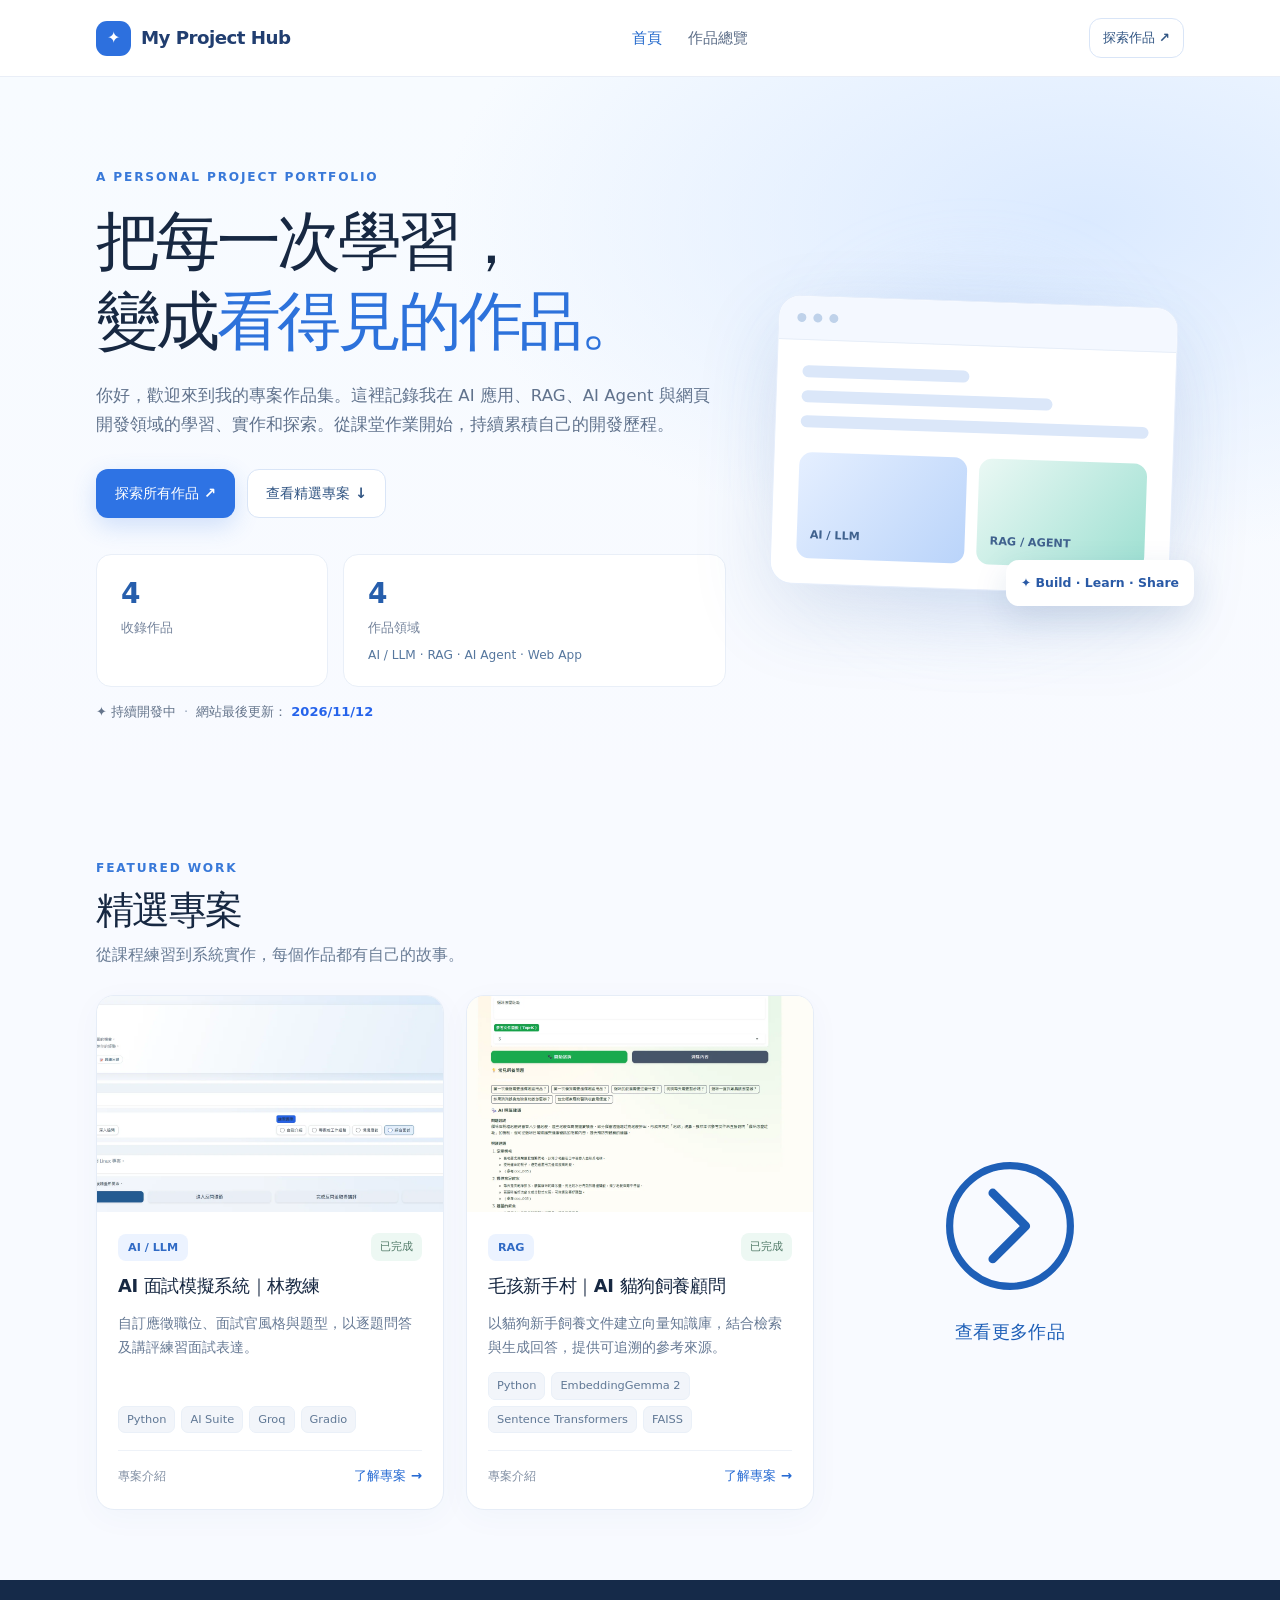
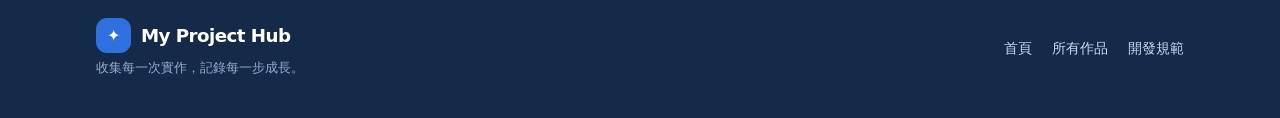
<file: index.html>
<!doctype html><html lang="zh-Hant"><head><meta charset="UTF-8"><meta name="viewport" content="width=device-width,initial-scale=1"><meta name="theme-color" content="#f8faff"><meta name="description" content="展示 AI、RAG、AI Agent 與 Web App 課程作品，持續更新的個人專案作品集。"><title>My Project Hub｜個人專案作品展示平台</title><link rel="stylesheet" href="css/style.css"></head><body><header class="site-header"><div class="container nav-content"><a class="brand" href="index.html"><span class="brand-icon">✦</span> My Project Hub</a><nav id="main-nav" class="nav-links" aria-label="主要導覽"><a href="index.html" aria-current="page" class="active">首頁</a><a href="projects.html" >作品總覽</a></nav><div class="nav-actions"><a class="btn btn-secondary btn-small" href="projects.html">探索作品 ↗</a><button class="menu-toggle" type="button" aria-controls="main-nav" aria-expanded="false" aria-label="開啟或收合選單">☰</button></div></div></header>
<section class="hero"><div class="container hero-grid"><div><div class="eyebrow">A PERSONAL PROJECT PORTFOLIO</div><h1>把每一次學習，<br>變成<span>看得見的作品。</span></h1><p>你好，歡迎來到我的專案作品集。這裡記錄我在 AI 應用、RAG、AI Agent 與網頁開發領域的學習、實作和探索。從課堂作業開始，持續累積自己的開發歷程。</p><div class="hero-actions"><a class="btn btn-primary" href="projects.html">探索所有作品 ↗</a><a class="btn btn-secondary" href="#featured">查看精選專案 ↓</a></div><div class="stats-row"><div class="stat"><strong id="project-count">—</strong><span>收錄作品</span></div><div class="stat stat-categories"><strong id="category-count">—</strong><span>作品領域</span><small id="category-list" class="category-list">載入領域中…</small></div></div><div class="site-update-info">
    <span>✦ 持續開發中</span>
    <span class="update-separator">·</span>
    <span>
        網站最後更新：
        <strong id="last-updated">載入中...</strong>
    </span>
</div></div><div class="hero-visual" aria-hidden="true"><div class="window-card"><div class="window-top"><span class="dot"></span><span class="dot"></span><span class="dot"></span></div><div class="window-content"><div class="mock-line short"></div><div class="mock-line mid"></div><div class="mock-line"></div><div class="mock-card-row"><div class="mock-card"><span>AI / LLM</span></div><div class="mock-card"><span>RAG / AGENT</span></div></div></div></div><div class="float-chip">✦ Build · Learn · Share</div></div></div></section>
<section class="section" id="featured"><div class="container"><div class="section-heading"><div><div class="eyebrow">FEATURED WORK</div><h2>精選專案</h2><p>從課程練習到系統實作，每個作品都有自己的故事。</p></div></div><div class="cards-grid" id="featured-projects"><p class="loading">正在載入作品…</p></div></div></section>
<footer class="site-footer"><div class="container footer-layout"><div><div class="brand" style="color:#fff"><span class="brand-icon">✦</span> My Project Hub</div><p>收集每一次實作，記錄每一步成長。</p></div><div class="footer-links"><a href="index.html">首頁</a><a href="projects.html">所有作品</a><a href="AGENTS.md">開發規範</a></div></div></footer><script src="data/projects-data.js"></script><script src="js/projects.js"></script><script src="js/main.js"></script><script src="js/site-update.js"></script></body></html>
</file>
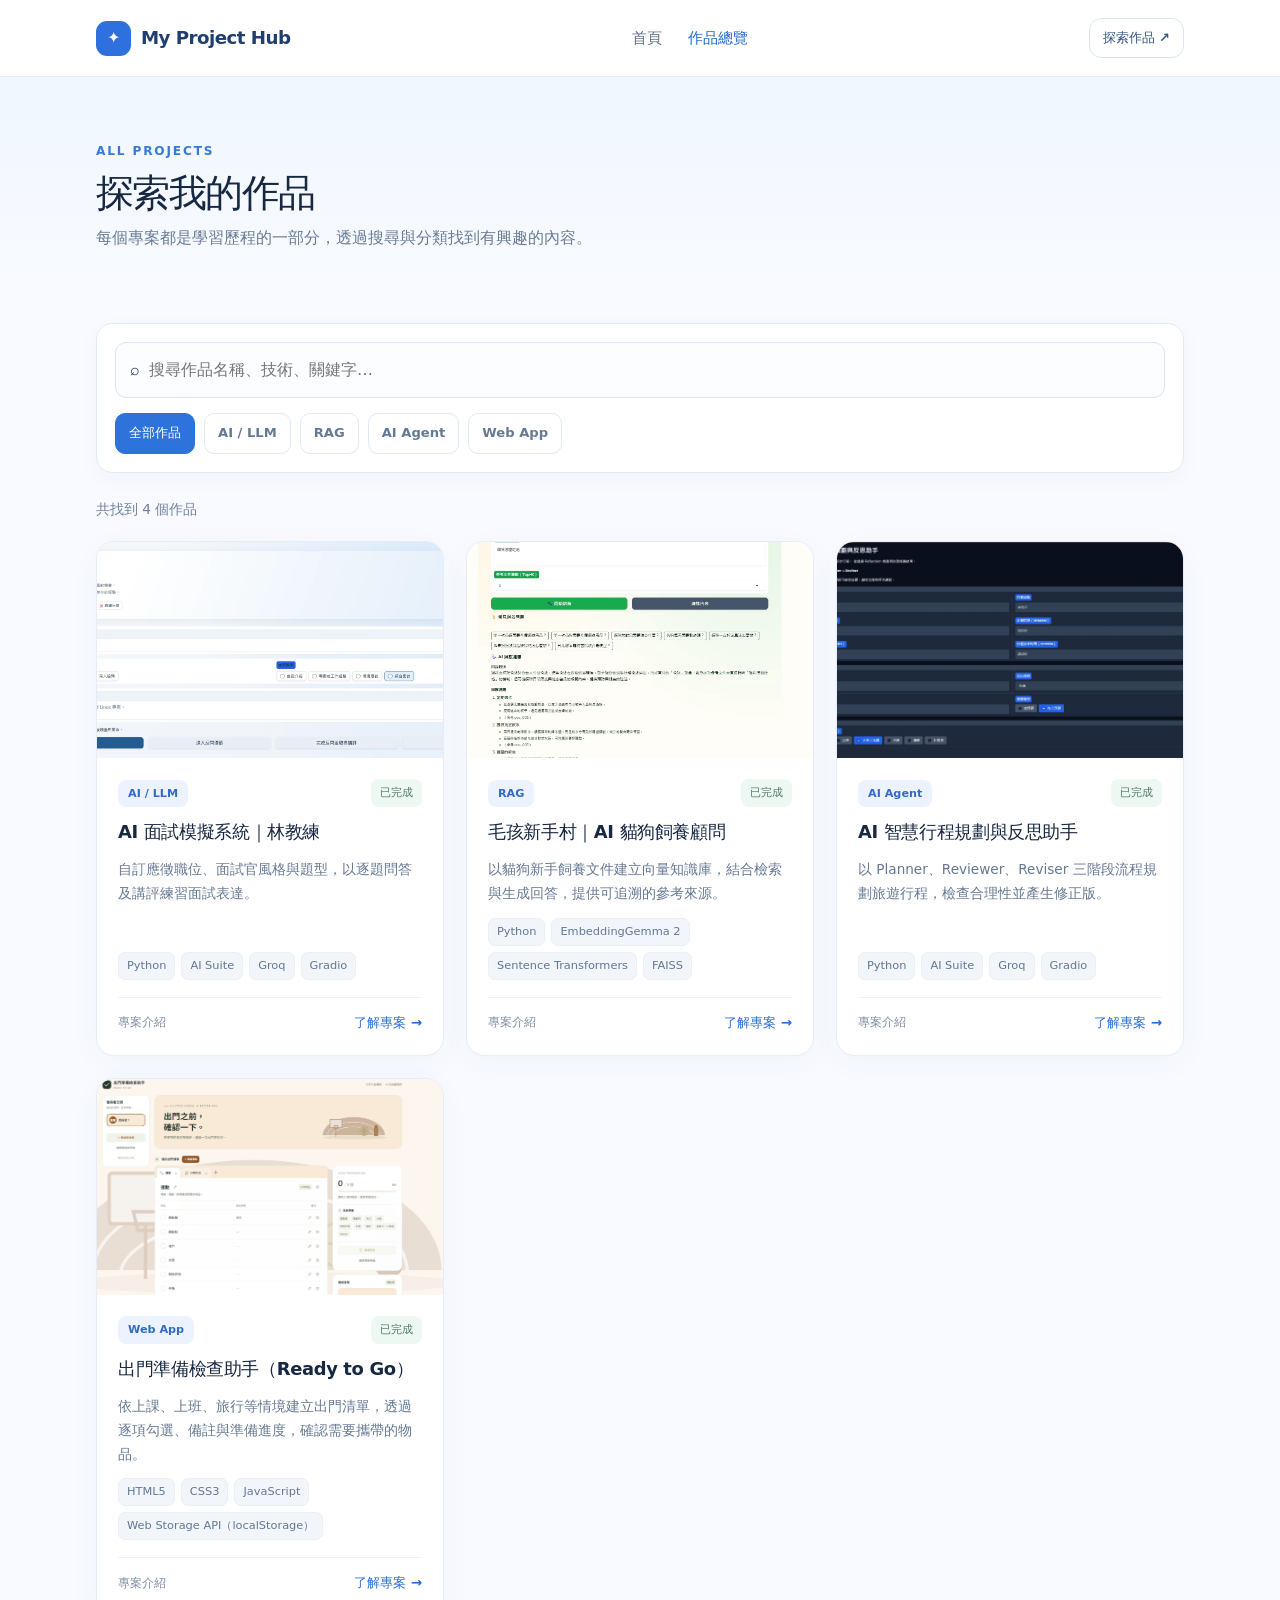
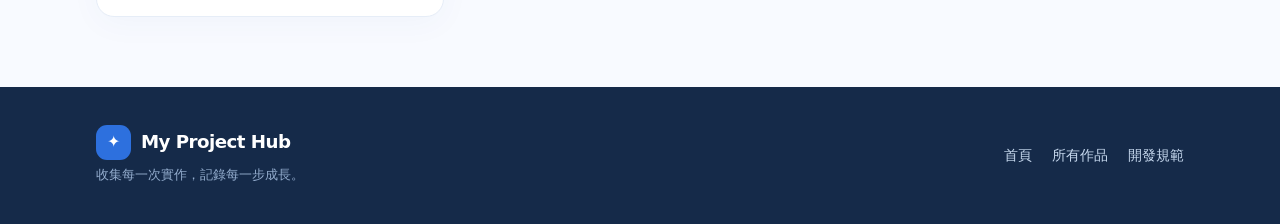
<file: projects.html>
<!doctype html><html lang="zh-Hant"><head><meta charset="UTF-8"><meta name="viewport" content="width=device-width,initial-scale=1"><meta name="theme-color" content="#f8faff"><meta name="description" content="瀏覽個人課程作業、AI 專案及應用程式作品。"><title>全部作品｜My Project Hub</title><link rel="stylesheet" href="css/style.css"></head><body><header class="site-header"><div class="container nav-content"><a class="brand" href="index.html"><span class="brand-icon">✦</span> My Project Hub</a><nav id="main-nav" class="nav-links" aria-label="主要導覽"><a href="index.html" >首頁</a><a href="projects.html" aria-current="page" class="active">作品總覽</a></nav><div class="nav-actions"><a class="btn btn-secondary btn-small" href="projects.html">探索作品 ↗</a><button class="menu-toggle" type="button" aria-controls="main-nav" aria-expanded="false" aria-label="開啟或收合選單">☰</button></div></div></header>
<section class="page-hero"><div class="container"><div class="eyebrow">ALL PROJECTS</div><h1 class="page-title">探索我的作品</h1><p class="page-intro">每個專案都是學習歷程的一部分，透過搜尋與分類找到有興趣的內容。</p></div></section>
<main class="section" style="padding-top:34px"><div class="container"><div class="toolbar"><label for="project-search" class="visually-hidden">搜尋作品</label><div class="search-box"><span aria-hidden="true">⌕</span><input id="project-search" type="search" placeholder="搜尋作品名稱、技術、關鍵字…" autocomplete="off"></div><div class="filter-row" id="category-filters" role="group" aria-label="作品分類"></div></div><p class="results-count" id="results-count" aria-live="polite">正在讀取作品…</p><div id="all-projects" class="cards-grid"><p class="loading">正在載入作品…</p></div></div></main>
<footer class="site-footer"><div class="container footer-layout"><div><div class="brand" style="color:#fff"><span class="brand-icon">✦</span> My Project Hub</div><p>收集每一次實作，記錄每一步成長。</p></div><div class="footer-links"><a href="index.html">首頁</a><a href="projects.html">所有作品</a><a href="AGENTS.md">開發規範</a></div></div></footer><script src="data/projects-data.js"></script><script src="js/projects.js"></script><script src="js/main.js"></script></body></html>
</file>
<file: css/style.css>
:root{font-family:Inter,"Noto Sans TC","Microsoft JhengHei",system-ui,-apple-system,sans-serif;color:#172842;background:#f8faff;font-synthesis:none}*{box-sizing:border-box}html{scroll-behavior:smooth}body{margin:0;line-height:1.75}a{color:inherit;text-decoration:none}button,input{font:inherit}button{cursor:pointer}img{max-width:100%;display:block}a:focus-visible,button:focus-visible,input:focus-visible{outline:3px solid #5e96ed;outline-offset:3px}button:disabled{cursor:default;opacity:.55}.container{max-width:1140px;padding:0 26px;margin:auto}.muted{color:#687b95}.eyebrow{font-size:.76rem;letter-spacing:.15em;text-transform:uppercase;color:#3979d9;font-weight:800}.site-header{background:rgba(255,255,255,.91);border-bottom:1px solid #e9eef7;position:sticky;top:0;z-index:50;backdrop-filter:blur(16px)}.nav-content{height:76px;display:flex;align-items:center;justify-content:space-between;gap:20px}.brand{font-size:1.14rem;font-weight:850;color:#213e70;display:flex;align-items:center;gap:10px;letter-spacing:-.03em}.brand-icon{background:#2d70de;color:white;width:35px;height:35px;border-radius:11px;display:grid;place-items:center;font-size:1rem}.nav-links{display:flex;gap:26px;align-items:center}.nav-links a{font-size:.91rem;font-weight:700;color:#5e6f89}.nav-links a.active,.nav-links a:hover{color:#2369cc}.nav-actions{display:flex;gap:10px;align-items:center}.btn{border:1px solid transparent;border-radius:12px;padding:11px 18px;font-size:.9rem;font-weight:750;display:inline-flex;gap:8px;align-items:center;justify-content:center;transition:transform .15s,background .15s,box-shadow .15s}.btn:hover{transform:translateY(-1px)}.btn-primary{background:#2e73e4;color:white;box-shadow:0 8px 24px rgba(46,115,228,.2)}.btn-primary:hover{background:#1f62d0}.btn-secondary{background:white;color:#315583;border-color:#d9e5f7}.btn-secondary:hover{background:#f1f6ff}.btn-small{padding:8px 13px;font-size:.81rem}.menu-toggle{display:none;border:1px solid #dfe8f4;background:white;border-radius:10px;padding:6px 11px;color:#1d4f8d}.hero{padding:90px 0 64px;background:radial-gradient(ellipse at 85% 20%,#dbeaff 0%,transparent 42%),linear-gradient(180deg,#f7fbff,#f8faff)}.hero-grid{display:grid;grid-template-columns:1.2fr .8fr;gap:38px;align-items:center}.hero h1{font-size:clamp(2.45rem,5vw,4.15rem);line-height:1.24;letter-spacing:-.055em;margin:14px 0 20px;font-weight:850}.hero h1 span{color:#2d72db}.hero p{color:#61738d;max-width:620px;font-size:1.04rem;margin:0 0 30px}.hero-actions{display:flex;gap:12px;flex-wrap:wrap}.hero-visual{min-height:345px;position:relative;display:grid;place-items:center}.hero-visual:before{content:"";position:absolute;width:285px;height:285px;border-radius:50%;background:#c8dcfa;filter:blur(50px);opacity:.55}.window-card{position:relative;width:100%;max-width:400px;border:1px solid #e6eefb;border-radius:22px;background:white;box-shadow:0 28px 80px rgba(45,93,160,.15);overflow:hidden;transform:rotate(2deg)}.window-top{height:44px;background:#f4f8ff;border-bottom:1px solid #e7eef8;display:flex;align-items:center;gap:7px;padding:0 18px}.dot{height:9px;width:9px;border-radius:50%;background:#bfd2ea}.window-content{padding:25px}.mock-line{background:#dbe7f9;border-radius:6px;height:12px;margin-bottom:13px}.mock-line.short{width:48%}.mock-line.mid{width:72%}.mock-card-row{display:grid;grid-template-columns:repeat(2,1fr);gap:12px;margin-top:25px}.mock-card{height:106px;border-radius:13px;background:linear-gradient(130deg,#e5efff,#bad4fa);padding:13px;display:flex;align-items:flex-end}.mock-card:nth-child(2){background:linear-gradient(130deg,#eaf8f4,#9ee0d2)}.mock-card span{font-size:.7rem;font-weight:800;color:#40628e}.float-chip{position:absolute;right:-10px;bottom:12px;border-radius:13px;background:#fff;box-shadow:0 12px 34px rgba(23,69,134,.13);padding:12px 15px;font-size:.78rem;font-weight:800;color:#2a5aa6}.section{padding:70px 0}.section-soft{background:#f1f6fe}.section-heading{display:flex;justify-content:space-between;align-items:end;gap:18px;margin-bottom:26px}.section-heading h2,.page-title{font-size:clamp(1.7rem,3vw,2.45rem);line-height:1.3;letter-spacing:-.04em;margin:6px 0}.section-heading p,.page-intro{margin:6px 0 0;color:#697c95}.section-link{font-size:.9rem;font-weight:750;color:#2769ce;white-space:nowrap}.stats-row{display:grid;grid-template-columns:repeat(3,1fr);gap:15px;margin-top:48px}.stat{background:white;border:1px solid #e9eff8;border-radius:15px;padding:21px 24px}.stat strong{font-size:1.75rem;color:#265eac;display:block;line-height:1.3}.stat span{font-size:.82rem;color:#74839b}.cards-grid{display:grid;grid-template-columns:repeat(3,minmax(0,1fr));gap:22px}.project-card{background:#fff;border:1px solid #e6edf7;border-radius:18px;overflow:hidden;display:flex;flex-direction:column;box-shadow:0 7px 32px rgba(28,74,128,.035);transition:transform .18s,box-shadow .18s}.project-card:hover{transform:translateY(-4px);box-shadow:0 18px 34px rgba(28,74,128,.11)}.project-card img{width:100%;aspect-ratio:16/10;object-fit:cover}.project-card .card-body{padding:21px;display:flex;flex-direction:column;gap:12px;flex:1}.card-meta{display:flex;justify-content:space-between;align-items:center;gap:8px}.pill{background:#ecf3ff;color:#316bc5;padding:4px 10px;border-radius:8px;font-weight:800;font-size:.7rem;white-space:nowrap}.status{color:#527b69;background:#edf8f3;padding:4px 9px;border-radius:8px;font-size:.71rem;font-weight:800}.status.progress{color:#a26c28;background:#fff5e6}.project-card h3{font-size:1.12rem;line-height:1.5;margin:0;letter-spacing:-.02em}.project-card p{color:#667994;font-size:.85rem;line-height:1.75;margin:0;flex:1}.tags{display:flex;gap:6px;flex-wrap:wrap}.tag{font-size:.71rem;color:#607895;background:#f2f5fa;border:1px solid #eaf0f8;padding:3px 8px;border-radius:7px}.card-bottom{border-top:1px solid #eef2f8;padding-top:13px;display:flex;align-items:center;justify-content:space-between;margin-top:5px}.card-bottom a{font-size:.84rem;color:#276bd3;font-weight:800}.card-bottom .hint{font-size:.74rem;color:#8290a4}.page-hero{padding:64px 0 37px;background:linear-gradient(180deg,#f0f7ff,#f8faff)}.toolbar{background:white;border:1px solid #e3eaf5;border-radius:16px;padding:18px;margin-bottom:24px;box-shadow:0 6px 22px rgba(33,77,128,.03)}.search-box{display:flex;align-items:center;border:1px solid #dae5f5;border-radius:11px;padding:0 14px;gap:9px;max-width:100%;background:#fbfdff}.search-box input{width:100%;border:0;outline:0;background:transparent;padding:13px 0;color:#223a5b}.filter-row{display:flex;flex-wrap:wrap;gap:9px;margin-top:15px}.filter-button{border:1px solid #dfe9f6;background:#fff;color:#647994;border-radius:10px;font-size:.82rem;font-weight:750;padding:8px 13px}.filter-button:hover{background:#f4f8ff}.filter-button.active{color:#fff;background:#2d73db;border-color:#2d73db}.results-count{color:#71829b;font-size:.86rem;margin:0 0 20px}.empty-state{padding:70px 20px;text-align:center;background:white;border:1px dashed #d4e2f5;border-radius:16px;color:#6a7c95}.empty-state h3{color:#223c61;margin-bottom:8px}.breadcrumb{font-size:.85rem;color:#7990ae;margin:0 0 20px}.breadcrumb a{color:#286ac7}.detail-head{padding:52px 0 32px}.detail-head h1{font-size:clamp(2rem,4vw,3rem);line-height:1.32;letter-spacing:-.045em;margin:15px 0}.detail-head p{font-size:1.05rem;color:#627993;max-width:780px;margin:0 0 23px}.detail-cover{border:1px solid #e6edf7;border-radius:20px;overflow:hidden;background:white}.detail-cover img{display:block;width:100%;max-height:450px;object-fit:cover}.image-notice{padding:11px 15px;background:#edf3fb;color:#60738d;font-size:.78rem}.detail-columns{display:grid;grid-template-columns:minmax(0,1fr) 275px;gap:38px;padding:42px 0 85px;align-items:start}.detail-section{margin-bottom:36px}.detail-section h2{font-size:1.31rem;letter-spacing:-.025em;margin:0 0 13px}.detail-section p{color:#5d708a;margin:0;line-height:1.95;white-space:pre-wrap}.feature-list{list-style:none;margin:0;padding:0;display:grid;gap:12px}.feature-list li{padding-left:29px;position:relative;color:#506985}.feature-list li:before{content:'✓';position:absolute;left:0;top:0;color:#2b77d7;font-weight:800}.detail-aside{background:white;border:1px solid #e7edf6;border-radius:17px;padding:22px;position:sticky;top:100px}.aside-label{font-size:.78rem;color:#8392a7;margin-bottom:8px}.aside-block{margin-bottom:20px}.aside-block strong{font-size:.93rem}.aside-block .tags{margin-top:9px}.aside-actions{display:grid;gap:9px;margin-top:20px}.aside-actions .btn{width:100%}.site-footer{background:#152a49;color:#d6e3f5;padding:38px 0}.footer-layout{display:flex;justify-content:space-between;gap:18px;align-items:center}.site-footer p{margin:4px 0 0;color:#93accd;font-size:.81rem}.footer-links{display:flex;gap:20px;color:#c7d9ef;font-size:.85rem}.site-footer a:hover{text-decoration:underline}.loading{padding:35px 0;color:#67809a}.notice{padding:13px 16px;border-radius:12px;background:#eaf3ff;color:#476e9e;font-size:.82rem;margin:18px 0}.visually-hidden{position:absolute;width:1px;height:1px;padding:0;margin:-1px;overflow:hidden;clip:rect(0,0,0,0);white-space:nowrap;border:0}
@media(max-width:850px){.hero-grid{grid-template-columns:1fr}.hero{padding:68px 0 50px}.hero-visual{display:none}.cards-grid{grid-template-columns:repeat(2,minmax(0,1fr))}.detail-columns{grid-template-columns:1fr}.detail-aside{position:static;order:-1}}@media(max-width:600px){.container{padding:0 18px}.nav-content{height:68px}.menu-toggle{display:block}.nav-actions .btn{display:none}.nav-links{display:none;position:absolute;left:0;top:68px;width:100%;padding:16px 24px 22px;background:white;border-bottom:1px solid #e5eef8;flex-direction:column;align-items:flex-start;gap:13px}.nav-links.open{display:flex}.hero h1{font-size:2.45rem}.section{padding:48px 0}.section-heading{align-items:start;flex-direction:column}.stats-row{gap:9px}.stat{padding:14px}.stat strong{font-size:1.4rem}.cards-grid{grid-template-columns:1fr}.page-hero{padding:42px 0 28px}.detail-head{padding:34px 0}.detail-columns{gap:24px;padding:30px 0 60px}.footer-layout{align-items:start;flex-direction:column}.filter-button{font-size:.78rem;padding:7px 10px}}

/* 首頁統計資訊：保留作品數與領域兩張卡，更新狀態改為小字 */
.stats-row{grid-template-columns:minmax(0,1fr) minmax(0,1.65fr);max-width:650px;margin-top:36px}
.stat-categories .category-list{display:block;margin-top:5px;color:#56779e;font-size:.76rem;line-height:1.6;overflow-wrap:anywhere}
.update-caption{margin:9px 0 0!important;color:#8191a7!important;font-size:.77rem!important;line-height:1.5}
.section-link{display:inline-flex;align-items:center;gap:4px}
@media(max-width:600px){.stats-row{grid-template-columns:minmax(0,1fr) minmax(0,1.65fr)}.stat{padding:14px 12px}.stat-categories .category-list{font-size:.69rem}}



/* CUSTOM MORE PROJECTS TILE */

/* 精選專案第三格 */
.more-projects-tile {
    min-height: 300px;
    display: flex;
    flex-direction: column;
    justify-content: center;
    align-items: center;
    gap: 22px;

    color: #1e5fb7;
    text-decoration: none;

    border-radius: 20px;
    transition:
        background 0.2s ease,
        transform 0.2s ease,
        color 0.2s ease;
}

/* 滑鼠移入效果 */
.more-projects-tile:hover {
    background: #eef5ff;
    color: #16488e;
    transform: translateY(-4px);
}

/* 鍵盤操作焦點 */
.more-projects-tile:focus-visible {
    outline: 3px solid #2f72db;
    outline-offset: 4px;
}

/* 大型圓圈箭頭 */
.more-projects-circle {
    display: block;
    width: 138px;
    height: 138px;
}

.more-projects-circle svg {
    display: block;
    width: 100%;
    height: 100%;
}

/* 箭頭下方文字 */
.more-projects-label {
    font-size: 1.1rem;
    font-weight: 800;
    letter-spacing: 0.02em;
    text-align: center;
}

/* 平板版 */
@media (max-width: 850px) {
    .more-projects-tile {
        min-height: 260px;
    }
}

/* 手機版 */
@media (max-width: 600px) {
    .more-projects-tile {
        min-height: 180px;
        gap: 12px;
    }

    .more-projects-circle {
        width: 92px;
        height: 92px;
    }

    .more-projects-label {
        font-size: 1rem;
    }
}

/* 尚未公開部署的作品資訊 */

.project-availability {
    background: #f1f6ff;
    border: 1px solid #dce8f8;
    border-radius: 12px;
    padding: 15px;
    color: #39577f;
}

.project-availability strong {
    display: block;
    font-size: 0.9rem;
    line-height: 1.5;
}

.project-availability p {
    margin: 7px 0 0;
    font-size: 0.82rem;
    line-height: 1.75;
    color: #657c99;
}

/* 網站最後更新資訊 */

.site-update-info {
    display: flex;
    align-items: center;
    flex-wrap: wrap;
    gap: 8px;

    margin-top: 14px;

    font-size: 13px;
    color: #64748b;
}

.site-update-info strong {
    color: #2563eb;
    font-weight: 600;
}

.update-separator {
    color: #94a3b8;
}

/* 手機版 */
@media (max-width: 600px) {
    .site-update-info {
        font-size: 12px;
        gap: 6px;
    }
}
</file>
